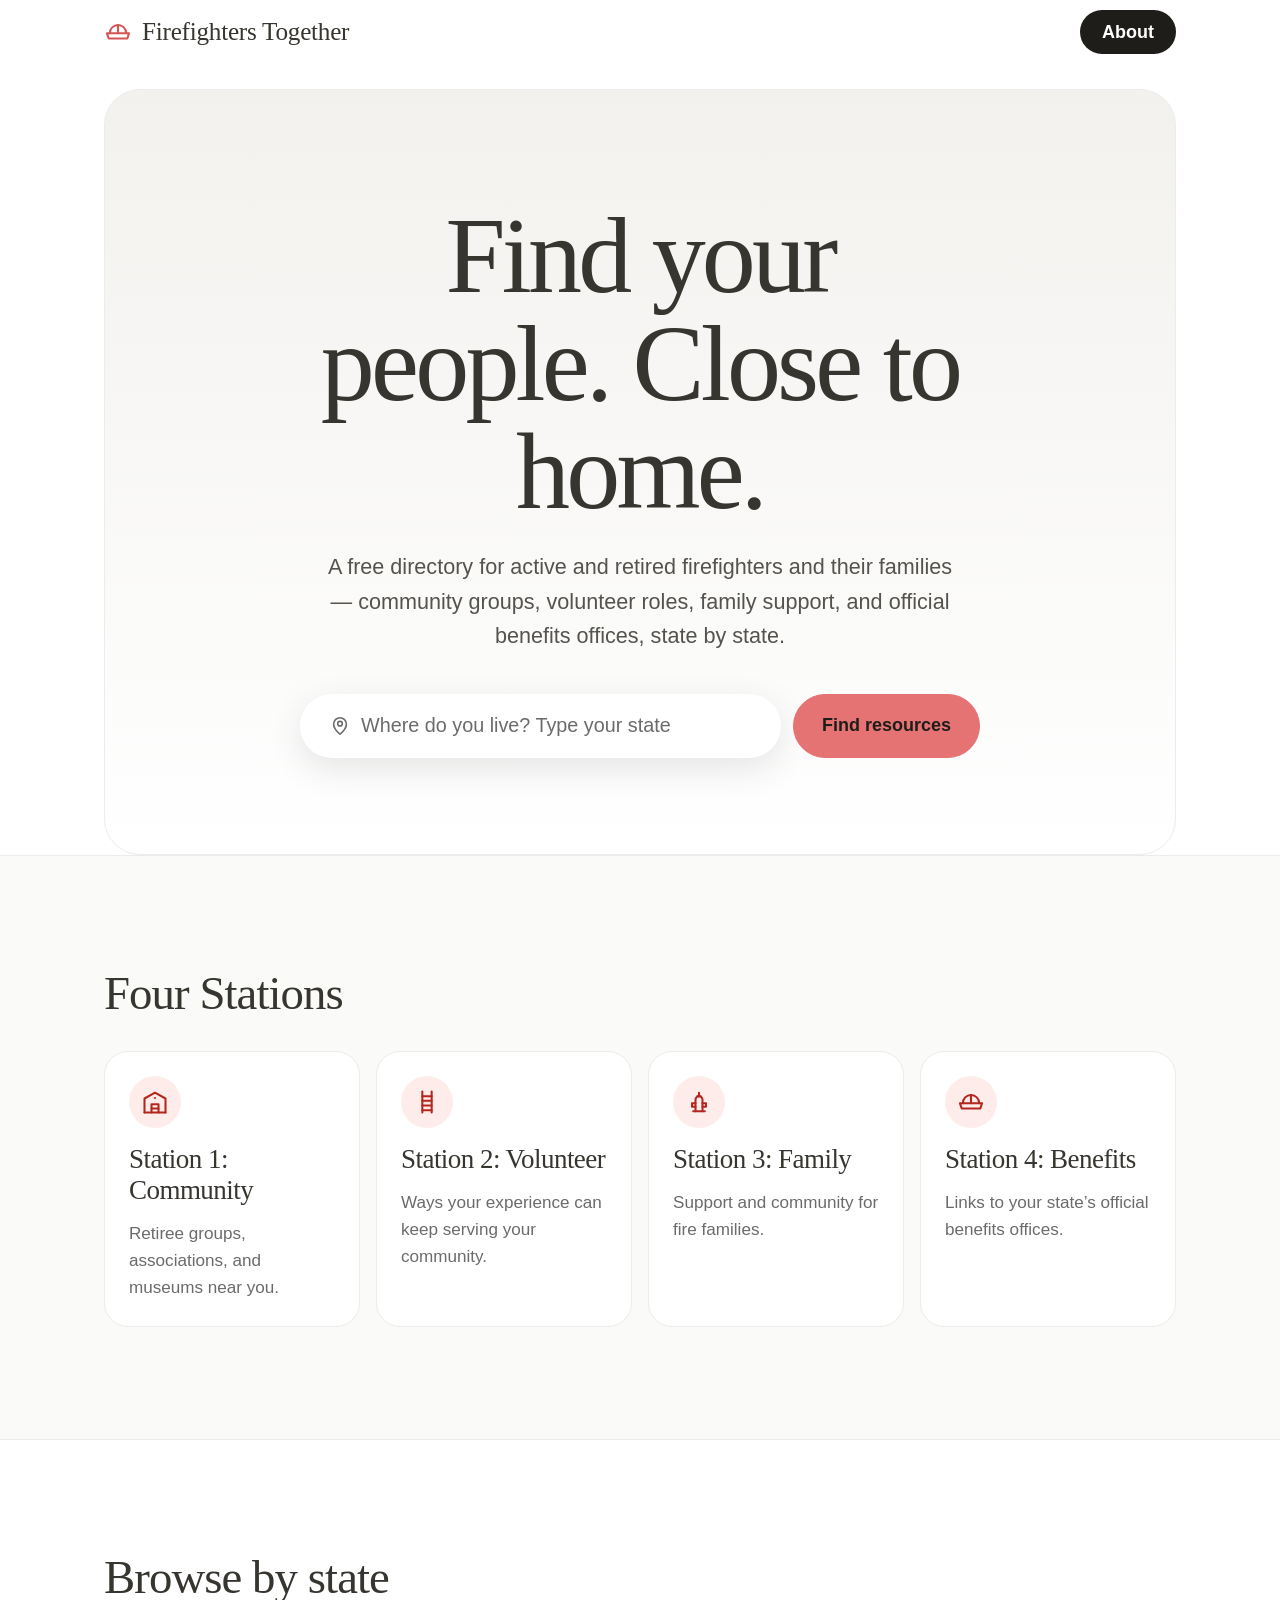
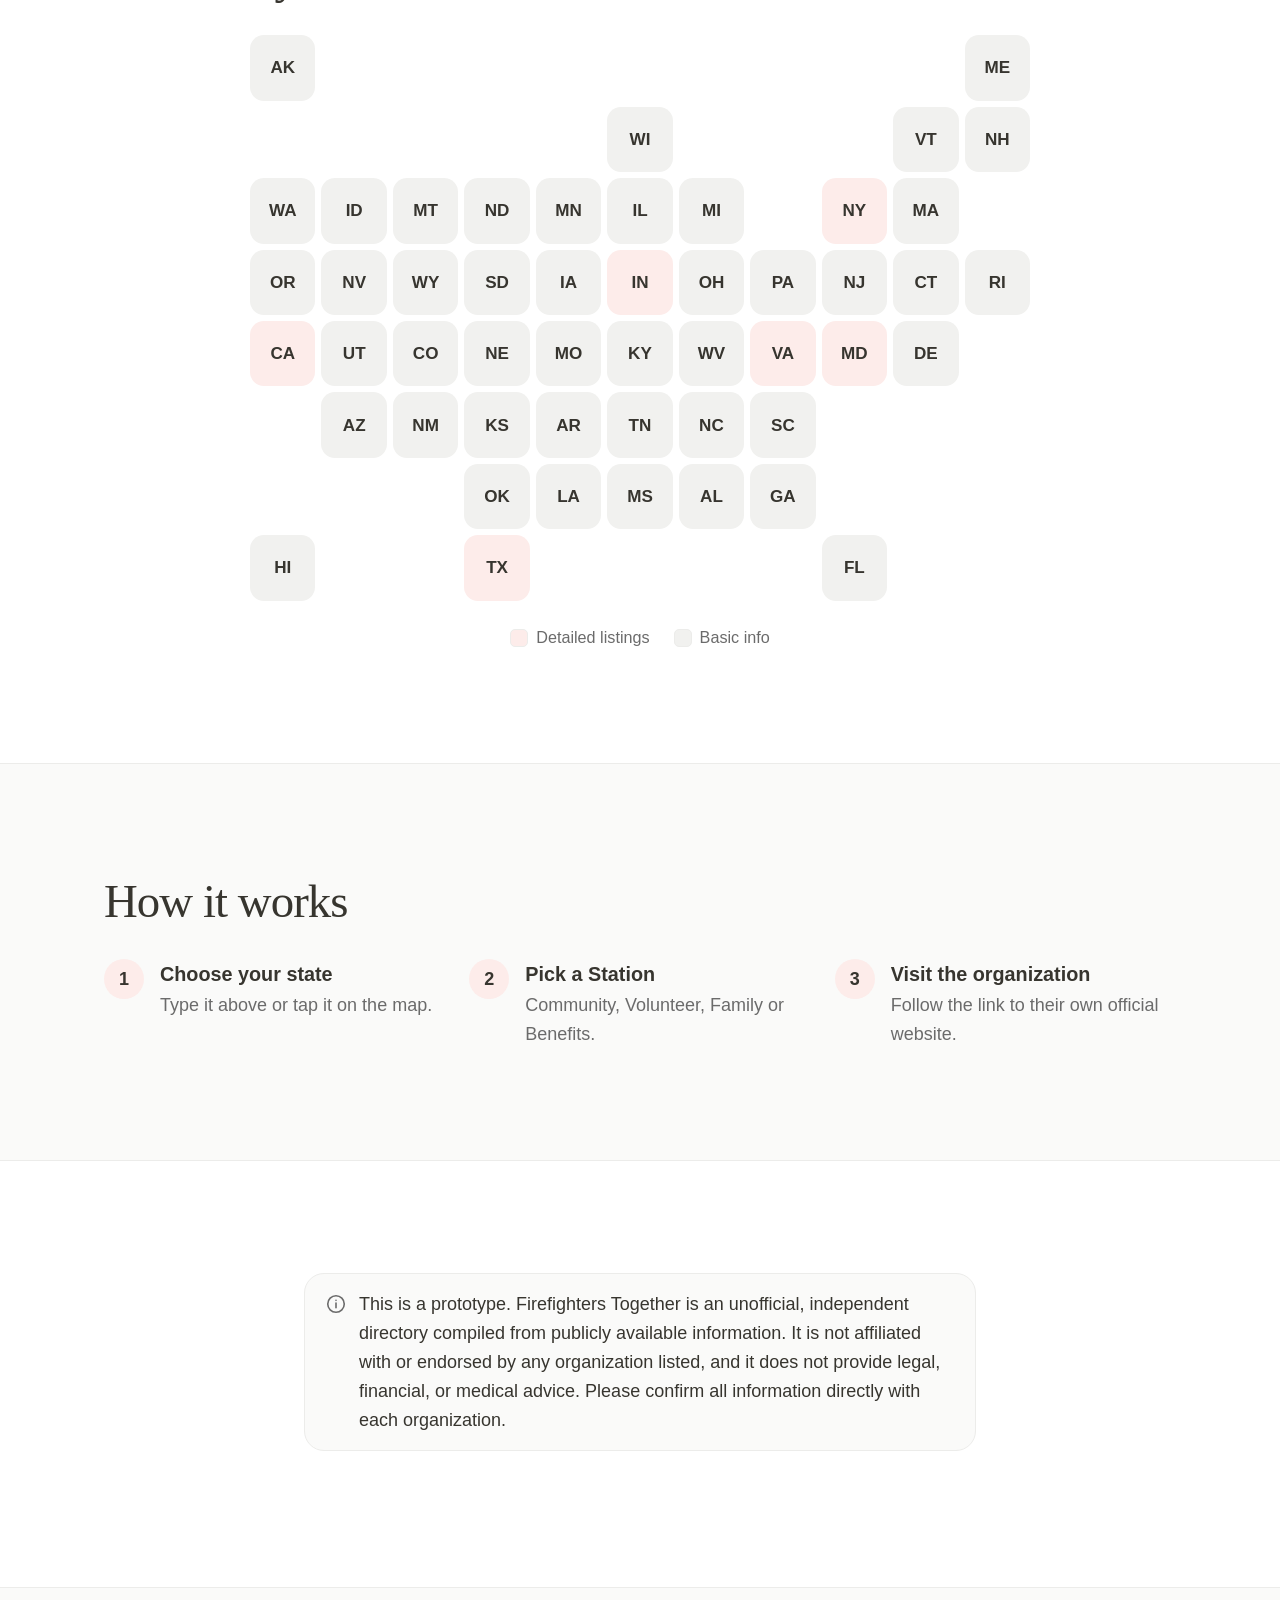
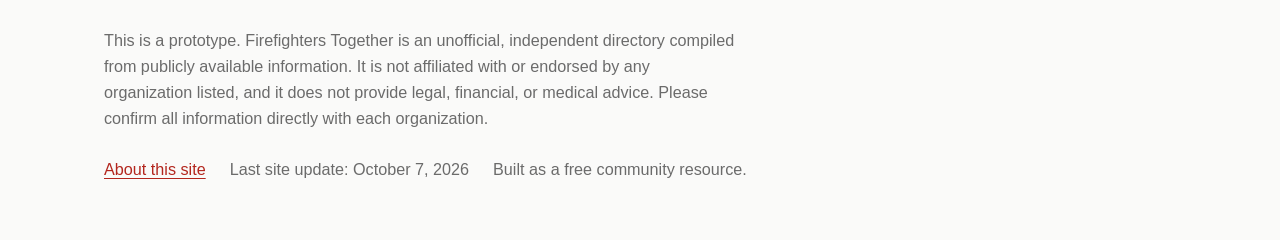
<file: index.html>
<!doctype html>
<html lang="en-US">
<head>
<meta charset="utf-8">
<meta name="viewport" content="width=device-width, initial-scale=1">
<meta http-equiv="Content-Security-Policy" content="default-src 'none'; script-src 'self'; style-src 'self'; img-src 'self' data:; connect-src 'self'; base-uri 'self'; form-action 'none'">
<meta name="referrer" content="no-referrer">
<meta name="description" content="A free, state-by-state directory of local groups, volunteer roles, family support and official benefit offices for American firefighters and their families.">
<link rel="icon" href="assets/favicon.svg" type="image/svg+xml">
<link rel="stylesheet" href="css/styles.css">
<script src="js/app.js" defer></script>
<title>Firefighters Together</title>
</head>
<body data-page="app">
<a class="skip-link" href="#main">Skip to main content</a>
<header id="site-header" class="site-header"></header>
<main id="main" tabindex="-1"><p class="page loading">Loading&hellip;</p><noscript><p class="page">This site needs JavaScript to show its directory. It does not track you or collect any data.</p></noscript></main>
<footer id="site-footer" class="site-footer"></footer>
</body>
</html>
</file>
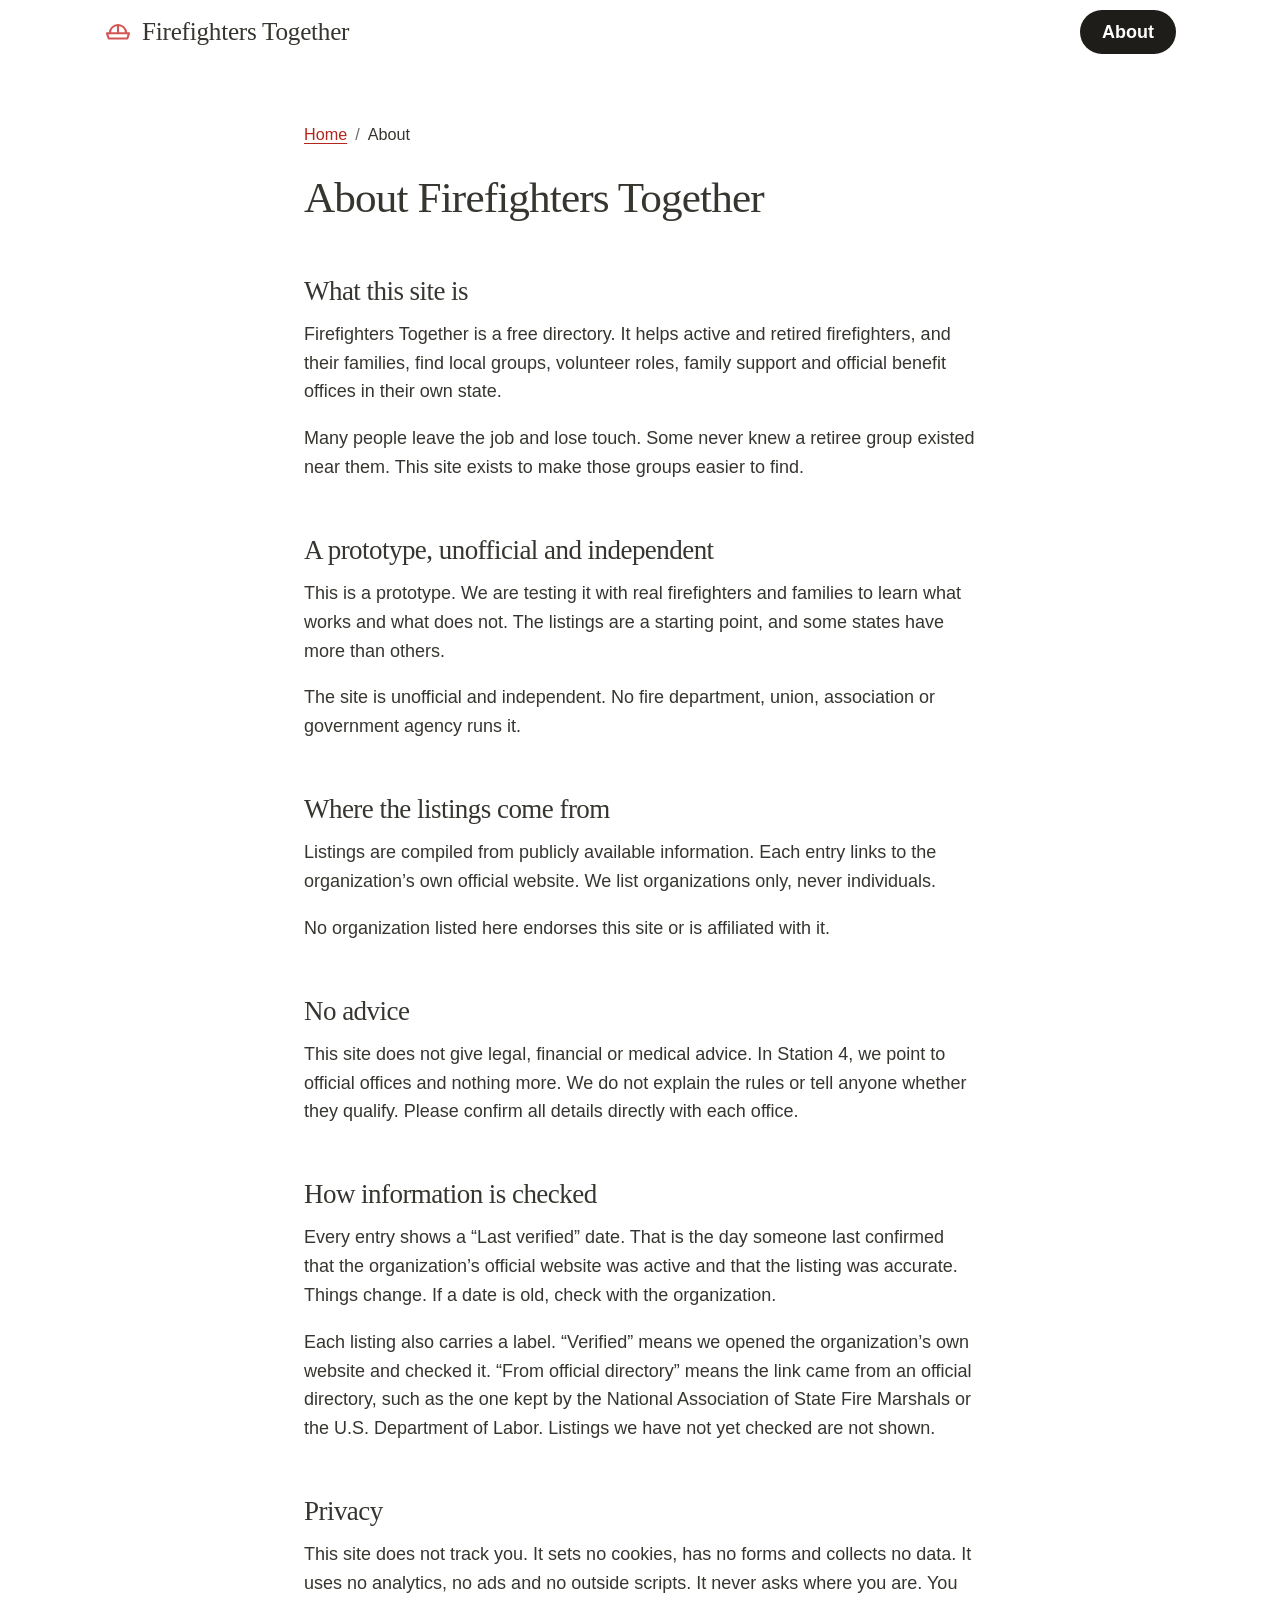
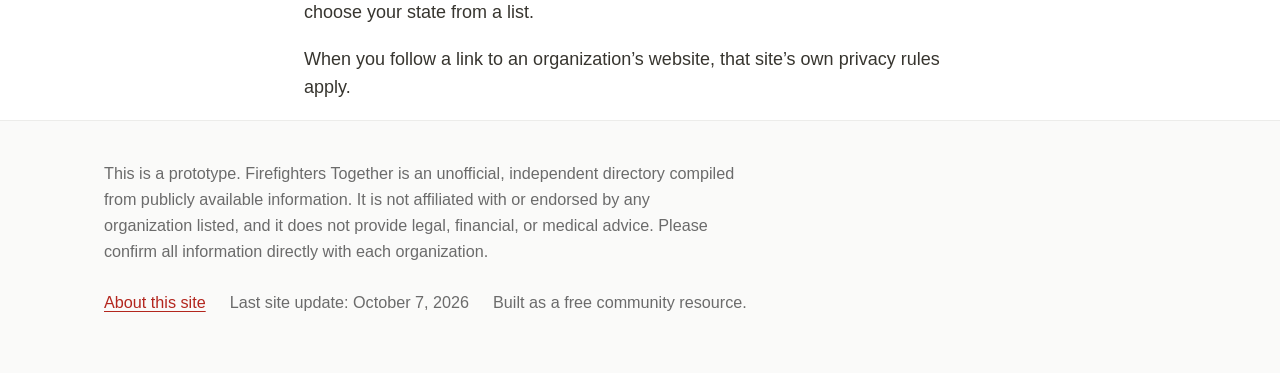
<file: about.html>
<!doctype html>
<html lang="en-US">
<head>
<meta charset="utf-8">
<meta name="viewport" content="width=device-width, initial-scale=1">
<meta http-equiv="Content-Security-Policy" content="default-src 'none'; script-src 'self'; style-src 'self'; img-src 'self' data:; connect-src 'self'; base-uri 'self'; form-action 'none'">
<meta name="referrer" content="no-referrer">
<meta name="description" content="A free, state-by-state directory of local groups, volunteer roles, family support and official benefit offices for American firefighters and their families.">
<link rel="icon" href="assets/favicon.svg" type="image/svg+xml">
<link rel="stylesheet" href="css/styles.css">
<script src="js/app.js" defer></script>
<title>About &ndash; Firefighters Together</title>
</head>
<body data-page="about">
<a class="skip-link" href="#main">Skip to main content</a>
<header id="site-header" class="site-header"></header>
<main id="main" tabindex="-1">
  <div class="page prose">
    <nav class="breadcrumb" aria-label="Breadcrumb"><ol><li><a href="index.html#/">Home</a></li><li><a href="about.html" aria-current="page">About</a></li></ol></nav>
    <h1>About Firefighters Together</h1>

    <h2>What this site is</h2>
    <p>Firefighters Together is a free directory. It helps active and retired firefighters, and their families, find local groups, volunteer roles, family support and official benefit offices in their own state.</p>
    <p>Many people leave the job and lose touch. Some never knew a retiree group existed near them. This site exists to make those groups easier to find.</p>

    <h2>A prototype, unofficial and independent</h2>
    <p>This is a prototype. We are testing it with real firefighters and families to learn what works and what does not. The listings are a starting point, and some states have more than others.</p>
    <p>The site is unofficial and independent. No fire department, union, association or government agency runs it.</p>

    <h2>Where the listings come from</h2>
    <p>Listings are compiled from publicly available information. Each entry links to the organization&rsquo;s own official website. We list organizations only, never individuals.</p>
    <p>No organization listed here endorses this site or is affiliated with it.</p>

    <h2>No advice</h2>
    <p>This site does not give legal, financial or medical advice. In Station 4, we point to official offices and nothing more. We do not explain the rules or tell anyone whether they qualify. Please confirm all details directly with each office.</p>

    <h2>How information is checked</h2>
    <p>Every entry shows a &ldquo;Last verified&rdquo; date. That is the day someone last confirmed that the organization&rsquo;s official website was active and that the listing was accurate. Things change. If a date is old, check with the organization.</p>
    <p>Each listing also carries a label. &ldquo;Verified&rdquo; means we opened the organization&rsquo;s own website and checked it. &ldquo;From official directory&rdquo; means the link came from an official directory, such as the one kept by the National Association of State Fire Marshals or the U.S. Department of Labor. Listings we have not yet checked are not shown.</p>

    <h2>Privacy</h2>
    <p>This site does not track you. It sets no cookies, has no forms and collects no data. It uses no analytics, no ads and no outside scripts. It never asks where you are. You choose your state from a list.</p>
    <p>When you follow a link to an organization&rsquo;s website, that site&rsquo;s own privacy rules apply.</p>
  </div>
</main>
<footer id="site-footer" class="site-footer"></footer>
</body>
</html>
</file>
<file: css/styles.css>
/* Firefighters Together — calm, modern, readable. System fonts only. */

:root {
  --text: #37352F;
  --muted: #6B6B6B;
  --bg: #FFFFFF;
  --alt: #FAFAF9;
  --border: #ECECEA;
  --border-strong: #8E8E8A;
  --soft: #FDECEA;
  --accent: #E57373;
  --accent-strong: #D45555;
  --accent-hover: #DD6464;
  --ink: #1F1D1A;
  --link: #B3261E;
  --focus: #C62828;
  --ok-bg: #EAF3EC;
  --ok-text: #1F4D2C;
  --radius: 12px;
  --radius-sm: 8px;
  --shadow: 0 6px 24px rgba(55, 53, 47, .10);
  --font: "Helvetica Neue", Helvetica, Arial, -apple-system, BlinkMacSystemFont, "Segoe UI", Roboto, sans-serif;
  --serif: Georgia, "Times New Roman", Times, "Liberation Serif", serif;
}

*, *::before, *::after { box-sizing: border-box; }
html { font-size: 112.5%; -webkit-text-size-adjust: 100%; }
body { margin: 0; background: var(--bg); color: var(--text); font-family: var(--font); line-height: 1.6; }
[hidden] { display: none !important; }

h1, h2, h3 { line-height: 1.15; letter-spacing: -0.02em; font-weight: 650; margin: 0 0 .5em; }
h1 { font-size: 2.4rem; }
h2 { font-size: 2rem; }
h3 { font-size: 1.2rem; letter-spacing: -0.01em; }
p { margin: 0 0 1em; }
a { color: var(--link); text-underline-offset: 3px; }
a:hover { text-decoration-thickness: 2px; }
mark { background: var(--soft); color: inherit; border-radius: 3px; font-weight: 700; }

:focus-visible { outline: 3px solid var(--focus); outline-offset: 2px; border-radius: 4px; }
[tabindex="-1"]:focus { outline: none; }

.sr-only { position: absolute; width: 1px; height: 1px; margin: -1px; padding: 0; overflow: hidden; clip: rect(0 0 0 0); white-space: nowrap; border: 0; }
.skip-link { position: absolute; left: 8px; top: -80px; z-index: 100; background: var(--bg); color: var(--text); padding: 10px 16px; border: 2px solid var(--focus); border-radius: var(--radius-sm); }
.skip-link:focus { top: 8px; }
.icon { flex: none; vertical-align: middle; }

.wrap { max-width: 1120px; margin: 0 auto; padding: 0 24px; }
.wrap.narrow { max-width: 720px; }
.wrap.state-wrap { max-width: 900px; }

/* Header */
.site-header { position: sticky; top: 0; z-index: 50; background: var(--bg); border-bottom: 1px solid transparent; transition: border-color .2s; }
.site-header.scrolled { border-bottom-color: var(--border); }
.header-inner { max-width: 1120px; margin: 0 auto; padding: 0 24px; min-height: 64px; display: flex; align-items: center; justify-content: space-between; gap: 12px; }
.brand { display: inline-flex; align-items: center; gap: 10px; min-height: 44px; color: var(--text); font-weight: 650; font-size: 1.1rem; letter-spacing: -0.01em; text-decoration: none; }
.brand .icon { color: var(--accent-strong); }
.nav-link { display: inline-flex; align-items: center; min-height: 44px; padding: 0 12px; color: var(--text); text-decoration: none; border-radius: var(--radius-sm); }
.nav-link:hover { background: var(--alt); }
.nav-link[aria-current="page"] { font-weight: 650; box-shadow: inset 0 -3px 0 var(--accent-strong); border-radius: 0; }

/* Buttons */
.button { display: inline-flex; align-items: center; justify-content: center; gap: 8px; min-height: 48px; padding: 0 24px; font: inherit; font-weight: 650; background: var(--accent); color: var(--ink); border: 1px solid var(--accent); border-radius: var(--radius-sm); text-decoration: none; cursor: pointer; transition: background .15s, box-shadow .15s; }
.button:hover { background: var(--accent-hover); }
.button.quiet { background: var(--bg); border-color: var(--border-strong); min-height: 44px; padding: 0 16px; }
.button.quiet:hover { background: var(--alt); }
.link-btn { font: inherit; font-size: .9rem; min-height: 44px; padding: 0 8px; background: none; border: 0; color: var(--link); text-decoration: underline; text-underline-offset: 3px; cursor: pointer; }
.icon-btn { width: 44px; height: 44px; display: inline-flex; align-items: center; justify-content: center; background: none; border: 0; border-radius: var(--radius-sm); color: var(--text); cursor: pointer; }
.icon-btn:hover { background: var(--alt); }

/* Home */
.hero-section { padding: 112px 0 96px; text-align: center; }
h1.hero { font-size: 4.2rem; max-width: 14ch; margin: 0 auto 24px; font-weight: 700; }
.sub { font-size: 1.2rem; color: var(--muted); max-width: 640px; margin: 0 auto 40px; }
.section { padding: 96px 0; }
.section.alt { background: var(--alt); border-top: 1px solid var(--border); border-bottom: 1px solid var(--border); }
.section h2 { margin-bottom: 32px; }

/* Picker */
.picker { position: relative; max-width: 680px; margin: 0 auto; text-align: left; }
.picker-row { display: flex; gap: 12px; }
.picker-field { flex: 1; display: flex; align-items: center; gap: 10px; min-height: 64px; padding: 0 20px; background: var(--bg); border: 1px solid var(--border-strong); border-radius: var(--radius); color: var(--muted); transition: box-shadow .15s, border-color .15s; }
.picker-field:focus-within { border-color: var(--focus); box-shadow: 0 0 0 3px rgba(198, 40, 40, .18); }
.picker-input { flex: 1; min-width: 0; border: 0; outline: 0; background: none; font: inherit; font-size: 1.1rem; color: var(--text); padding: 0; min-height: 44px; }
.picker-input::placeholder { color: var(--muted); }
.picker-row .button { min-height: 64px; padding: 0 28px; border-radius: var(--radius); }
.picker-list { position: absolute; left: 0; right: 0; top: calc(100% + 8px); z-index: 20; list-style: none; margin: 0; padding: 8px; max-height: 340px; overflow-y: auto; background: var(--bg); border: 1px solid var(--border); border-radius: var(--radius); box-shadow: var(--shadow); }
.picker-row + .picker-error { margin-top: 8px; }
.picker-opt { display: flex; align-items: center; gap: 10px; min-height: 48px; padding: 6px 12px; border-radius: var(--radius-sm); cursor: pointer; }
.picker-opt.active, .picker-opt:hover { background: var(--soft); }
.opt-name { flex: 1; font-weight: 600; }
.opt-abbr { color: var(--muted); font-size: .9rem; }
.picker-none { padding: 12px; color: var(--muted); }
.picker-error { color: var(--link); font-weight: 600; margin: 8px 0 0; }
.pill { font-size: .75rem; line-height: 1.2; padding: 3px 10px; border-radius: 999px; white-space: nowrap; }
.pill-detailed { background: var(--soft); color: var(--text); }
.pill-basic { background: #F1F1EF; color: var(--text); }

/* Station tiles */
.station-tiles { list-style: none; margin: 0; padding: 0; display: grid; grid-template-columns: repeat(4, 1fr); gap: 16px; }
.station-tiles li { background: var(--bg); border: 1px solid var(--border); border-radius: var(--radius); padding: 24px; }
.station-tiles p { margin: 0; color: var(--muted); font-size: .95rem; }
.tile-icon { display: inline-flex; width: 52px; height: 52px; align-items: center; justify-content: center; border-radius: var(--radius-sm); background: var(--soft); color: var(--link); margin-bottom: 16px; }

/* Tile map */
.tile-map { display: grid; grid-template-columns: repeat(11, 1fr); grid-template-rows: repeat(8, auto); gap: 6px; max-width: 780px; margin: 0 auto; }
.tile { position: relative; aspect-ratio: 1; display: flex; align-items: center; justify-content: center; border-radius: 10px; font-weight: 650; font-size: .95rem; color: var(--text); text-decoration: none; border: 1px solid transparent; transition: transform .15s, border-color .15s; }
.tile-detailed { background: var(--soft); }
.tile-basic { background: #F1F1EF; }
.tile:hover, .tile:focus-visible { transform: translateY(-2px); border-color: var(--accent-strong); z-index: 2; }
.tile::after { content: attr(data-name); position: absolute; bottom: calc(100% + 6px); left: 50%; transform: translateX(-50%); padding: 4px 10px; border-radius: 6px; background: var(--ink); color: #fff; font-size: .8rem; font-weight: 500; white-space: nowrap; opacity: 0; pointer-events: none; transition: opacity .15s; }
.tile:hover::after, .tile:focus-visible::after { opacity: 1; }
.tile.col-0::after { left: 0; transform: none; }
.tile.col-9::after, .tile.col-10::after { left: auto; right: 0; transform: none; }
.state-list { display: none; list-style: none; margin: 0; padding: 0; columns: 2; column-gap: 16px; }
.state-list a { display: flex; align-items: center; min-height: 44px; color: var(--text); text-decoration: none; padding: 0 8px; border-radius: var(--radius-sm); }
.state-list a.is-detailed { background: var(--soft); font-weight: 600; margin-bottom: 4px; }
.legend { list-style: none; display: flex; justify-content: center; gap: 24px; margin: 24px 0 0; padding: 0; color: var(--muted); font-size: .9rem; }
.legend li { display: flex; align-items: center; gap: 8px; }
.swatch { width: 18px; height: 18px; border-radius: 5px; border: 1px solid var(--border); }
.swatch-detailed { background: var(--soft); }
.swatch-basic { background: #F1F1EF; }
.col-0 { grid-column: 1; }
.col-1 { grid-column: 2; }
.col-2 { grid-column: 3; }
.col-3 { grid-column: 4; }
.col-4 { grid-column: 5; }
.col-5 { grid-column: 6; }
.col-6 { grid-column: 7; }
.col-7 { grid-column: 8; }
.col-8 { grid-column: 9; }
.col-9 { grid-column: 10; }
.col-10 { grid-column: 11; }
.row-0 { grid-row: 1; }
.row-1 { grid-row: 2; }
.row-2 { grid-row: 3; }
.row-3 { grid-row: 4; }
.row-4 { grid-row: 5; }
.row-5 { grid-row: 6; }
.row-6 { grid-row: 7; }
.row-7 { grid-row: 8; }

/* Steps */
.steps { list-style: none; margin: 0; padding: 0; display: grid; grid-template-columns: repeat(3, 1fr); gap: 24px; }
.steps li { display: flex; gap: 16px; align-items: flex-start; }
.steps strong { display: block; font-size: 1.1rem; }
.steps span:not(.step-num) { color: var(--muted); }
.step-num { flex: none; width: 40px; height: 40px; border-radius: 50%; background: var(--soft); display: inline-flex; align-items: center; justify-content: center; font-weight: 700; }

/* Callouts */
.callout { display: flex; gap: 12px; align-items: flex-start; background: var(--soft); border-radius: var(--radius); padding: 16px 20px; margin: 0 0 24px; }
.callout .icon { color: var(--link); margin-top: 3px; }
.callout p { margin: 0; }
.callout.quiet { background: var(--alt); border: 1px solid var(--border); }
.callout.quiet .icon { color: var(--muted); }

/* Footer */
.site-footer { border-top: 1px solid var(--border); background: var(--alt); }
.footer-inner { max-width: 1120px; margin: 0 auto; padding: 40px 24px 48px; font-size: .9rem; color: var(--muted); }
.footer-inner p { max-width: 70ch; }
.footer-meta { display: flex; flex-wrap: wrap; gap: 4px 24px; align-items: center; }
.footer-meta a { display: inline-flex; align-items: center; min-height: 44px; }

/* Generic pages (About, 404) */
.page { max-width: 720px; margin: 0 auto; padding: 48px 24px 0; }
.prose h2 { font-size: 1.5rem; margin-top: 2em; }
.prose p { max-width: 68ch; }
.breadcrumb ol { list-style: none; margin: 0 0 16px; padding: 0; display: flex; flex-wrap: wrap; font-size: .9rem; }
.breadcrumb li + li::before { content: "/"; margin: 0 8px; color: var(--muted); }
.breadcrumb a { display: inline-flex; align-items: center; min-height: 44px; }
.breadcrumb a[aria-current="page"] { color: var(--text); text-decoration: none; }

/* State page */
.state-wrap { padding-top: 24px; }
.state-head { display: flex; align-items: flex-end; justify-content: space-between; gap: 16px; flex-wrap: wrap; margin-bottom: 8px; }
.state-head h1 { font-size: 3.2rem; margin-bottom: 4px; font-weight: 700; }
.summary { color: var(--muted); margin: 0; }
.tabs-wrap { position: sticky; top: 64px; z-index: 30; background: var(--bg); margin: 16px -24px 32px; padding: 8px 24px; border-bottom: 1px solid var(--border); }
.tabs { display: flex; gap: 8px; overflow-x: auto; padding: 2px; }
.tab { display: inline-flex; align-items: center; gap: 8px; min-height: 44px; padding: 0 16px; white-space: nowrap; color: var(--text); text-decoration: none; border-radius: 999px; border: 1px solid var(--border); background: var(--bg); transition: background .15s; }
.tab:hover { background: var(--alt); }
.tab[aria-selected="true"] { background: var(--soft); border-color: var(--accent-strong); font-weight: 650; }
.tab .icon { color: var(--link); }
.station-title { font-size: 1.8rem; margin-bottom: 8px; }
.purpose { color: var(--muted); max-width: 60ch; margin-bottom: 24px; }

.toolbar { display: flex; flex-wrap: wrap; gap: 12px; align-items: center; justify-content: space-between; margin-bottom: 8px; }
.search-wrap { flex: 1 1 260px; max-width: 420px; }
.search { width: 100%; font: inherit; min-height: 44px; padding: 8px 14px; border: 1px solid var(--border-strong); border-radius: var(--radius-sm); background: var(--bg); color: var(--text); }
.view-toggle { display: inline-flex; border: 1px solid var(--border-strong); border-radius: var(--radius-sm); overflow: hidden; }
.view-toggle button { font: inherit; min-height: 44px; min-width: 64px; padding: 0 16px; border: 0; background: var(--bg); color: var(--text); cursor: pointer; }
.view-toggle button + button { border-left: 1px solid var(--border-strong); }
.view-toggle button[aria-pressed="true"] { background: var(--soft); font-weight: 650; }
.view-toggle button:focus-visible { outline-offset: -4px; }

.filter-row { display: flex; align-items: center; justify-content: space-between; gap: 8px; flex-wrap: wrap; }
.chips { display: flex; flex-wrap: wrap; gap: 8px; }
.chip { position: relative; font: inherit; font-size: .9rem; min-height: 36px; padding: 0 14px; border-radius: 999px; border: 1px solid var(--border); background: var(--bg); color: var(--text); cursor: pointer; transition: background .15s; }
.chip::before { content: ""; position: absolute; inset: -4px 0; }
.chip:hover { background: var(--alt); }
.chip[aria-pressed="true"] { background: var(--soft); border-color: var(--accent-strong); font-weight: 650; }
.count { font-size: .9rem; color: var(--muted); margin: 8px 0 16px; }

/* Tags */
.tags { display: flex; flex-wrap: wrap; gap: 6px; margin-bottom: 10px; }
.tag { position: relative; display: inline-flex; align-items: center; font: inherit; font-size: .8rem; line-height: 1.2; padding: 4px 10px; border-radius: 999px; color: var(--text); background: #F1F1EF; border: 1px solid transparent; text-align: left; }
.tag-btn { cursor: pointer; }
.tag-btn::before { content: ""; position: absolute; inset: -8px -2px; }
.tag-btn:hover { border-color: var(--accent-strong); }
.tag-btn[aria-pressed="true"] { background: var(--soft); border-color: var(--accent-strong); font-weight: 650; }
.tag-verified { background: var(--ok-bg); color: var(--ok-text); }
.tag-official_directory { background: var(--alt); border-color: var(--border); }

/* Cards */
.cards { list-style: none; margin: 0 0 32px; padding: 0; display: grid; gap: 16px; grid-template-columns: repeat(auto-fill, minmax(380px, 1fr)); }
.card { display: flex; flex-direction: column; background: var(--bg); border: 1px solid var(--border); border-radius: var(--radius); padding: 24px; transition: box-shadow .2s, border-color .2s; }
.card:hover { box-shadow: var(--shadow); border-color: #DEDEDA; }
.card-name { font-size: 1.15rem; font-weight: 650; letter-spacing: -0.01em; line-height: 1.3; margin: 0 0 10px; }
.desc { margin: 0 0 10px; }
.note { margin: 0 0 12px; font-size: .9rem; color: var(--muted); }
.links { display: flex; flex-wrap: wrap; gap: 4px 20px; margin-top: auto; padding-top: 4px; }
.links a, td a.visit { display: inline-flex; align-items: center; gap: 6px; min-height: 44px; font-weight: 600; }
.meta { display: flex; flex-direction: column; gap: 2px; margin-top: 4px; padding-top: 12px; border-top: 1px solid var(--border); font-size: .8rem; color: var(--muted); }
.group-title { margin: 32px 0 16px; font-size: 1.3rem; }

/* Table */
table.entries { width: 100%; border-collapse: collapse; margin-bottom: 32px; }
table.entries th { text-align: left; font-size: .8rem; color: var(--muted); font-weight: 650; padding: 8px 12px; border-bottom: 1px solid var(--border); }
table.entries td { padding: 14px 12px; border-bottom: 1px solid var(--border); vertical-align: top; }
table.entries tr:hover td { background: var(--alt); }
table.entries .desc { margin: 4px 0; font-size: .95rem; }
table.entries .note { margin: 0 0 6px; }

.note-box { background: var(--alt); border: 1px solid var(--border); border-radius: var(--radius); padding: 16px 20px; margin-bottom: 8px; }
.note-box p { margin: 0; color: var(--muted); }
.empty { padding: 32px 0; }
.empty p { font-size: 1.1rem; }

/* Modal */
.modal { width: min(560px, calc(100% - 32px)); border: 0; border-radius: var(--radius); padding: 24px; box-shadow: var(--shadow); color: var(--text); overflow: visible; }
.modal::backdrop { background: rgba(55, 53, 47, .4); }
.modal-head { display: flex; align-items: center; justify-content: space-between; margin-bottom: 16px; }
.modal-head h2 { font-size: 1.4rem; margin: 0; }
.modal .picker-row { flex-direction: column; }
.modal .picker-field, .modal .picker-row .button { min-height: 56px; }

/* Editorial layer: serif headlines (Times/Georgia stack), neutral sans body, pill controls, large soft panels.
   Inspired by the typographic feel of news and public-information sites. No seals, flags or "official" banners. */
h1, h2, h3, .brand, .card-name, .station-title { font-family: var(--serif); font-weight: 400; letter-spacing: -0.02em; }
h2 { font-size: 2.6rem; line-height: 1.1; }
h3 { font-size: 1.4rem; }
.brand { font-size: 1.4rem; font-weight: 400; letter-spacing: -0.01em; }
.nav-link { background: var(--ink); color: #fff; border-radius: 999px; padding: 0 22px; font-weight: 600; }
.nav-link:hover { background: #000; }
.nav-link[aria-current="page"] { box-shadow: none; border-radius: 999px; }
.button { border-radius: 999px; }
.button.quiet { border-radius: 999px; }
.hero-section { padding: 24px 0 0; text-align: center; }
.hero-panel { background: linear-gradient(180deg, #F2F1EE 0%, #FFFFFF 100%); border: 1px solid var(--border); border-radius: 36px; padding: 112px 24px 96px; }
h1.hero { font-size: 6rem; font-weight: 400; line-height: 1; letter-spacing: -0.035em; max-width: 12ch; }
.sub { color: #55534E; }
.picker-field { border-radius: 999px; border-color: transparent; box-shadow: 0 10px 34px rgba(55, 53, 47, .12); padding: 0 28px; }
.picker-field:focus-within { border-color: var(--focus); }
.picker-row .button { border-radius: 999px; }
.picker-list { border-radius: 24px; padding: 10px; }
.picker-opt { border-radius: 14px; }
.section { padding: 112px 0; }
.station-tiles li, .card { border-radius: 24px; }
.station-tiles h3 { font-size: 1.5rem; }
.tile-icon { border-radius: 50%; }
.card-name { font-size: 1.45rem; line-height: 1.2; }
.state-head h1 { font-size: 4.6rem; font-weight: 400; line-height: 1; letter-spacing: -0.03em; }
.station-title { font-size: 2.2rem; }
.tab, .chip { border-radius: 999px; }
.callout, .note-box { border-radius: 20px; }
.modal { border-radius: 28px; }
.tile { border-radius: 14px; }

/* Tablet and phone */
@media (max-width: 900px) {
  .hero-section { padding: 72px 0 64px; }
  h1.hero { font-size: 4.2rem; }
  .hero-panel { padding: 80px 24px 72px; }
  .section { padding: 80px 0; }
  h2 { font-size: 2.2rem; }
  .station-tiles { grid-template-columns: repeat(2, 1fr); }
  .steps { grid-template-columns: 1fr; }
}

@media (max-width: 700px) {
  html { font-size: 112.5%; }
  .wrap, .header-inner { padding-left: 16px; padding-right: 16px; }
  h1.hero { font-size: 2.9rem; }
  h2 { font-size: 1.9rem; }
  .hero-section { padding: 12px 0 0; }
  .hero-panel { padding: 56px 16px 48px; border-radius: 28px; }
  .section { padding: 64px 0; }
  .sub { font-size: 1.05rem; }
  .picker-row { flex-direction: column; }
  .picker-field, .picker-row .button { min-height: 56px; }
  .tile-map { display: none; }
  .state-list { display: block; }
  .legend { justify-content: flex-start; }
  .station-tiles li { padding: 18px; }
  .state-head h1 { font-size: 3rem; }
  .brand { font-size: 1.1rem; white-space: nowrap; }
  .nav-link { padding: 0 16px; }
  .card-name { font-size: 1.3rem; }
  .tabs-wrap { margin-left: -16px; margin-right: -16px; padding: 8px 16px; }
  .cards { grid-template-columns: 1fr; }
  .card { padding: 20px; }
  table.entries, table.entries tbody, table.entries tr, table.entries td { display: block; }
  table.entries thead { position: absolute; width: 1px; height: 1px; overflow: hidden; clip: rect(0 0 0 0); }
  table.entries tr { border: 1px solid var(--border); border-radius: var(--radius); margin-bottom: 12px; padding: 6px 0; }
  table.entries td { border: 0; padding: 4px 14px; }
  table.entries td[data-label]::before { content: attr(data-label); display: block; font-size: .75rem; font-weight: 650; color: var(--muted); }
  table.entries tr:hover td { background: none; }
}

@media (max-width: 400px) {
  .tile-icon { width: 44px; height: 44px; }
}

@media (min-width: 701px) and (max-width: 860px) {
  .cards { grid-template-columns: 1fr; }
}

@media (prefers-reduced-motion: reduce) {
  *, *::before, *::after { transition: none !important; animation: none !important; scroll-behavior: auto !important; }
  .tile:hover, .tile:focus-visible { transform: none; }
}

/* Print: plain, with link addresses shown */
@media print {
  html { font-size: 100%; }
  .skip-link, .tabs-wrap, .toolbar, .filter-row, .picker, .tile-map, .state-list, .legend, .modal, .view-toggle, .nav-link { display: none !important; }
  .hero-section, .section { padding: 16px 0; }
  .hero-panel { background: none; border: 0; padding: 0; }
  .section.alt, .site-footer, .callout.quiet { background: none; border: 0; }
  .site-header { position: static; }
  a { color: #000; }
  a[href^="https"]::after { content: " (" attr(href) ")"; font-size: .85em; word-break: break-all; }
  a[href^="https"] svg { display: none; }
  .card, table.entries tr { break-inside: avoid; box-shadow: none; }
  .cards { display: block; }
  .card { margin-bottom: 12px; }
}
</file>
